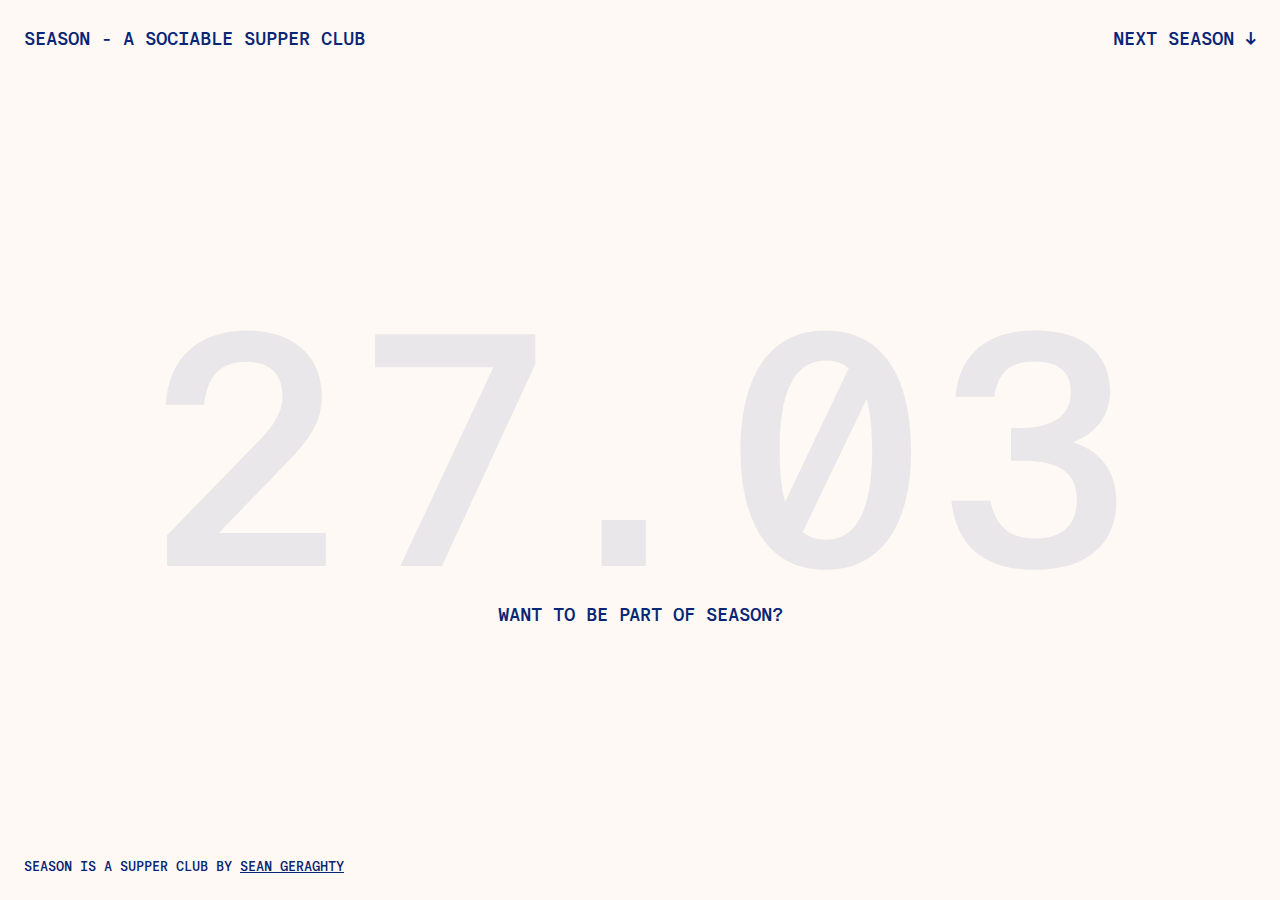
<file: index.html>
<!DOCTYPE html>
<html lang="en">
<head>
	<meta name="viewport" content="width=device-width, initial-scale=1, maximum-scale=1">
	<meta charset="utf-8">
	<meta http-equiv="x-ua-compatible" content="ie=edge">
	<meta name="description" content="Season - A Social Supper Club by Sean Geraghty">
  <meta name="keywords" content="season chef table colaborate connect together good food health connection voice serve">
  <title>Season - Good food should connect everyone</title>
  <link rel="stylesheet" href="./reset.css">
  <link rel="stylesheet" href="./styles.css">
  <link rel='shortcut icon' href='./favicon.png' type='image/png'/ >
</head>
<body>
  <nav>
    <p>Season - A sociable supper club</p>
    <a class="next" href="./march-23.html">Next Season ↓</a>
  </nav>
  <section class="invite-code">
    <h1>27.03</h1>
    <a href="mailto:reply@season.sc?subject=I'd%20Love%20To%20Join%20Season&body=Name%3A%0D%0A%0D%0AMy%20main%20passion%3A%0D%0A%0D%0AMy%20job%20role%3A%0D%0A%0D%0AAre%20you%20available%20for%20our%2027th%20March%202023%20date%3F%20Yes%2FNo">Want to be part of Season?</a>
  </section>
  <footer>
    <p>Season is a Supper Club by <a href="https://seangeraghty.co.uk">Sean Geraghty</a></p>
  </footer>
</body>
</file>
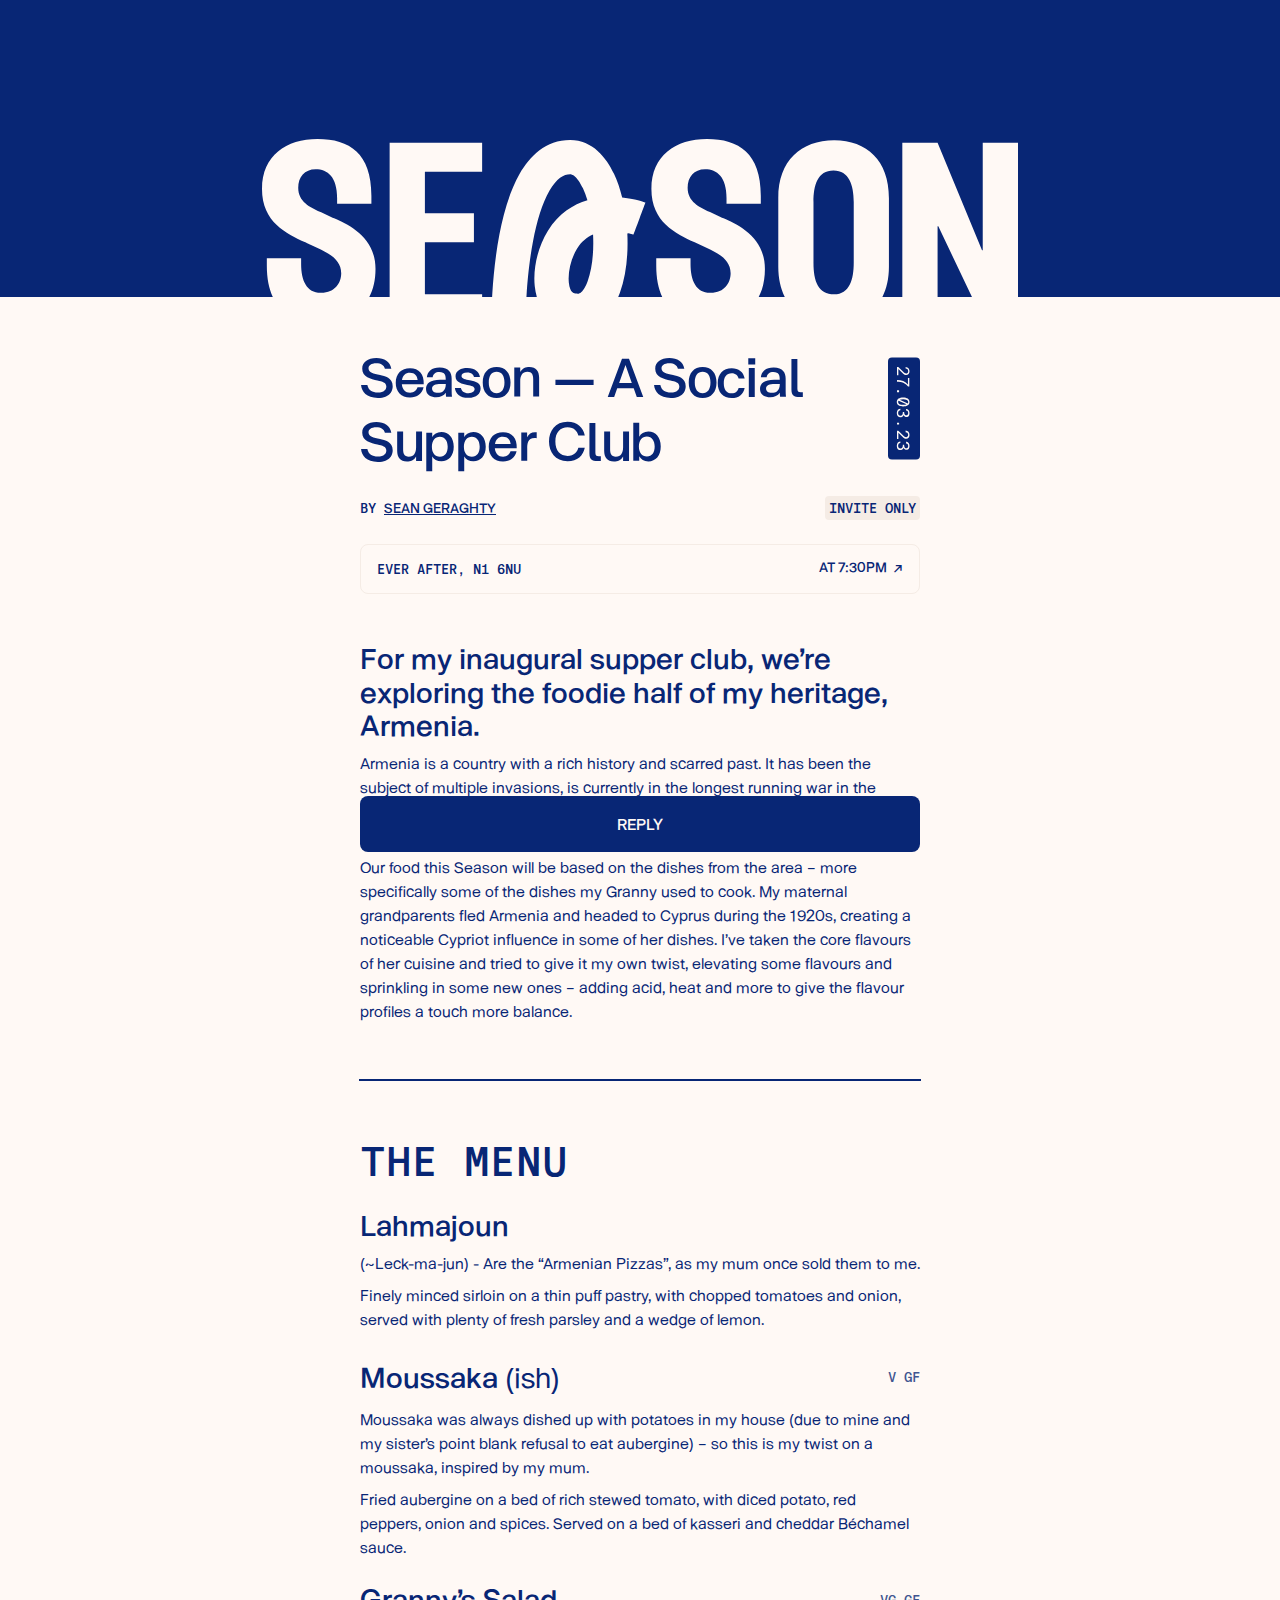
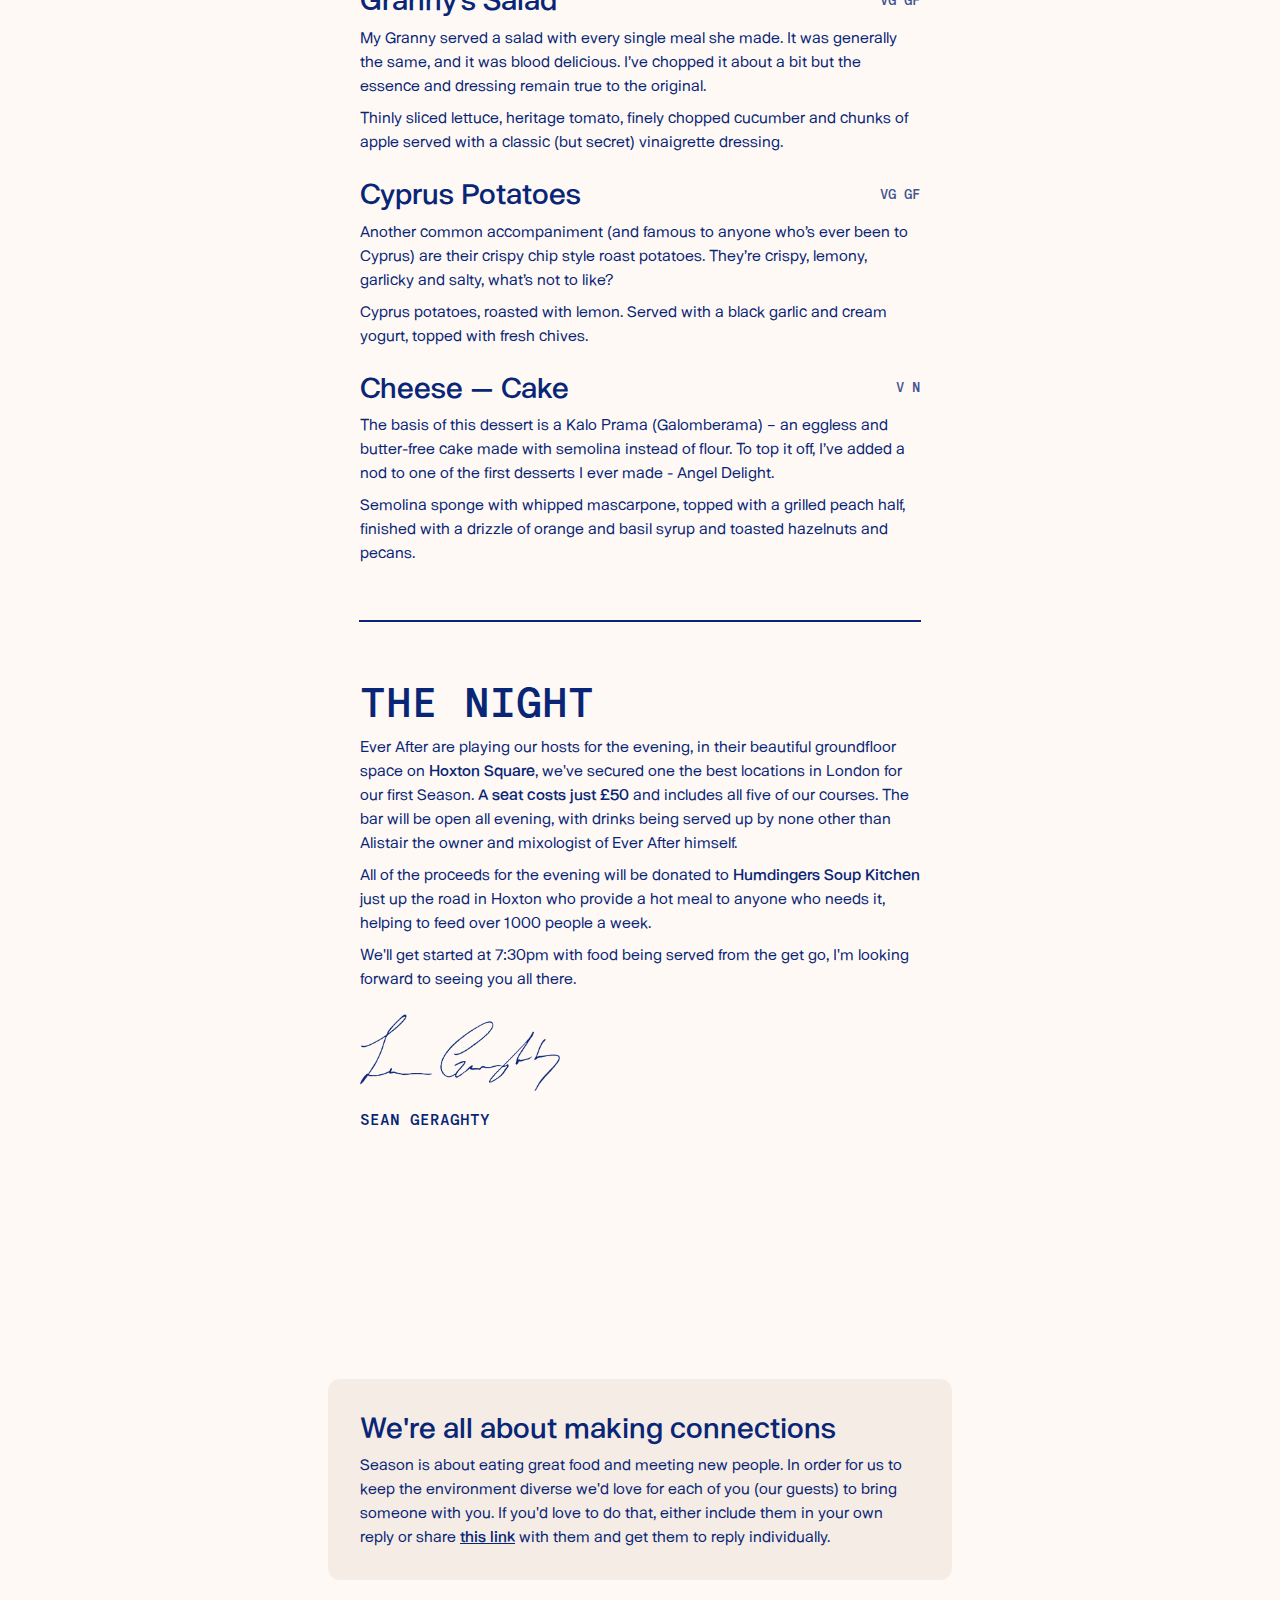
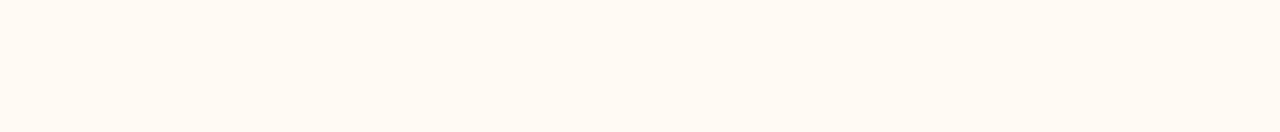
<file: march-23.html>
<!DOCTYPE html>
<html lang="en">
<head>
	<meta name="viewport" content="width=device-width, initial-scale=1, maximum-scale=1">
	<meta charset="utf-8">
	<meta http-equiv="x-ua-compatible" content="ie=edge">
	<meta name="description" content="Season - A Sociable Supper Club by Sean Geraghty">
  <meta name="keywords" content="season chef table colaborate connect together good food health connection voice serve">
  <meta property="og:image" content="./og.png" />
  <title>Season - March 27th 2023</title>
  <link rel="stylesheet" href="./reset.css">
  <link rel="stylesheet" href="./styles.css">
  <link rel="stylesheet" href="./club.css">
  <link rel='shortcut icon' href='./favicon.png' type='image/png'/ >
</head>
<body>
  <section class="hero">
    <img src="./season.svg" alt="Season" class="logo">
  </section>
  <section class="event">
    <div class="event-name">
      <h1>Season — A Social Supper Club</h1>
      <img src="./date.svg" alt="27.03.23">
    </div>
    <div class="event-host">
      <p class="mono">By <a href="https://seangeraghty.co.uk">Sean Geraghty</a></p>
      <p class="tag mono">Invite Only</p>
    </div>
    <a class="event-location mono" href="https://goo.gl/maps/c462tUHc954a2dQA6" target="_blank">Ever After, N1 6NU <span>At 7:30pm &nbsp;&#x2197;</span></a>
  </section>
  <section class="event intro">
    <h3>For my inaugural supper club, we’re exploring the foodie half of my heritage, Armenia.</h3>
    <p>Armenia is a country with a rich history and scarred past. It has been the subject of multiple invasions, is currently in the longest running war in the world, was the first country to break free from Soviet rule, and was subject to a particularly horrendous (but not talked about) genocide.</p>
    <p>Our food this Season will be based on the dishes from the area – more specifically some of the dishes my Granny used to cook. My maternal grandparents fled Armenia and headed to Cyprus during the 1920s, creating a noticeable Cypriot influence in some of her dishes. I’ve taken the core flavours of her cuisine and tried to give it my own twist, elevating some flavours and sprinkling in some new ones – adding acid, heat and more to give the flavour profiles a touch more balance.</p>
  </section>
  <hr class="event">
  <section class="event menu">
    <h2>The Menu</h2>
    <div class="menu-item">
      <div class="menu-item-title"><h3>Lahmajoun</h3></div>
      <p>(~Leck-ma-jun) - Are the “Armenian Pizzas”, as my mum once sold them to me.</p>
      <p>Finely minced sirloin on a thin puff pastry, with chopped tomatoes and onion, served with plenty of fresh parsley and a wedge of lemon.</p>
    </div>
    <div class="menu-item">
      <div class="menu-item-title"><h3>Moussaka <span>(ish)</span></h3><p class="allergens mono">V GF</p></div>
      <p>Moussaka was always dished up with potatoes in my house (due to mine and my sister’s point blank refusal to eat aubergine) – so this is my twist on a moussaka, inspired by my mum.</p>
      <p>Fried aubergine on a bed of rich stewed tomato, with diced potato, red peppers, onion and spices. Served on a bed of kasseri and cheddar Béchamel sauce.</p>
    </div>
    <div class="menu-item">
      <div class="menu-item-title"><h3>Granny’s Salad</h3><p class="allergens mono">VG GF</p></div>
      <p>My Granny served a salad with every single meal she made. It was generally the same, and it was blood delicious. I’ve chopped it about a bit but the essence and dressing remain true to the original.</p>
      <p>Thinly sliced lettuce, heritage tomato, finely chopped cucumber and chunks of apple served with a classic (but secret) vinaigrette dressing.</p>
    </div>
    <div class="menu-item">
      <div class="menu-item-title"><h3>Cyprus Potatoes</h3><p class="allergens mono">VG GF</p></div>
      <p>Another common accompaniment (and famous to anyone who’s ever been to Cyprus) are their crispy chip style roast potatoes. They’re crispy, lemony, garlicky and salty, what’s not to like?</p>
      <p>Cyprus potatoes, roasted with lemon. Served with a black garlic and cream yogurt, topped with fresh chives.</p>
    </div>
    <div class="menu-item">
      <div class="menu-item-title"><h3>Cheese — Cake</h3><p class="allergens mono">V N</p></div>
      <p>The basis of this dessert is a Kalo Prama (Galomberama) – an eggless and butter-free cake made with semolina instead of flour. To top it off, I’ve added a nod to one of the first desserts I ever made - Angel Delight. </p>
      <p>Semolina sponge with whipped mascarpone, topped with a grilled peach half, finished with a drizzle of orange and basil syrup and toasted hazelnuts and pecans.</p>
    </div>
  </section>
  <hr class="event">
  <section class="event sign-up">
    <h2>The Night</h2>
    <p>Ever After are playing our hosts for the evening, in their beautiful groundfloor space on <a href="https://goo.gl/maps/c462tUHc954a2dQA6" target="_blank">Hoxton Square</a>, we've secured one the best locations in London for our first Season. <a href="href="mailto:rsvp@byseason.co.uk?subject=March%202023&body=Name%3A%0D%0A%0D%0APhone%20Number%3A%0D%0A%0D%0ANumber%20of%20Guests%3A%0D%0A%0D%0ADietary%20Requirements%3A">A seat costs just £50</a> and includes all five of our courses. The bar will be open all evening, with drinks being served up by none other than Alistair the owner and mixologist of Ever After himself.</p>
    <p>All of the proceeds for the evening will be donated to <a href="https://www.gofundme.com/f/humdingers-soup-kitchen-expansion">Humdingers Soup Kitchen</a> just up the road in Hoxton who provide a hot meal to anyone who needs it, helping to feed over 1000 people a week.</p>
    <p>We'll get started at 7:30pm with food being served from the get go, I'm looking forward to seeing you all there.</p>
    <img class="signature" src="signature_2.png" alt="Sean Geraghty">
    <p class="caption mono">Sean Geraghty</p>
  </section>
  <section class="event">
    <iframe style="border-radius:12px" src="https://open.spotify.com/embed/playlist/06GQgT1yXq3kdv1ywIsJYE?utm_source=generator" width="100%" height="152" frameBorder="0" allowfullscreen="" allow="autoplay; clipboard-write; encrypted-media; fullscreen; picture-in-picture" loading="lazy"></iframe>
  </section>
  <section class="event share">
    <h3>We're all about making connections</h3>
    <p>Season is about eating great food and meeting new people. In order for us to keep the environment diverse we'd love for each of you (our guests) to bring someone with you. If you'd love to do that, either include them in your own reply or share <a href="https://byseason.co.uk/march-23">this link</a> with them and get them to reply individually.</p>
  </section>
  <a href="mailto:reply@season.sc?subject=I'd%20Love%20To%20Join%20Season&body=Name%3A%0D%0A%0D%0AMy%20main%20passion%3A%0D%0A%0D%0AMy%20job%20role%3A%0D%0A%0D%0AAre%20you%20available%20for%20our%2027th%20March%202023%20date%3F%20Yes%2FNo" target="_blank" class="button">Reply</a>
</body>
</file>
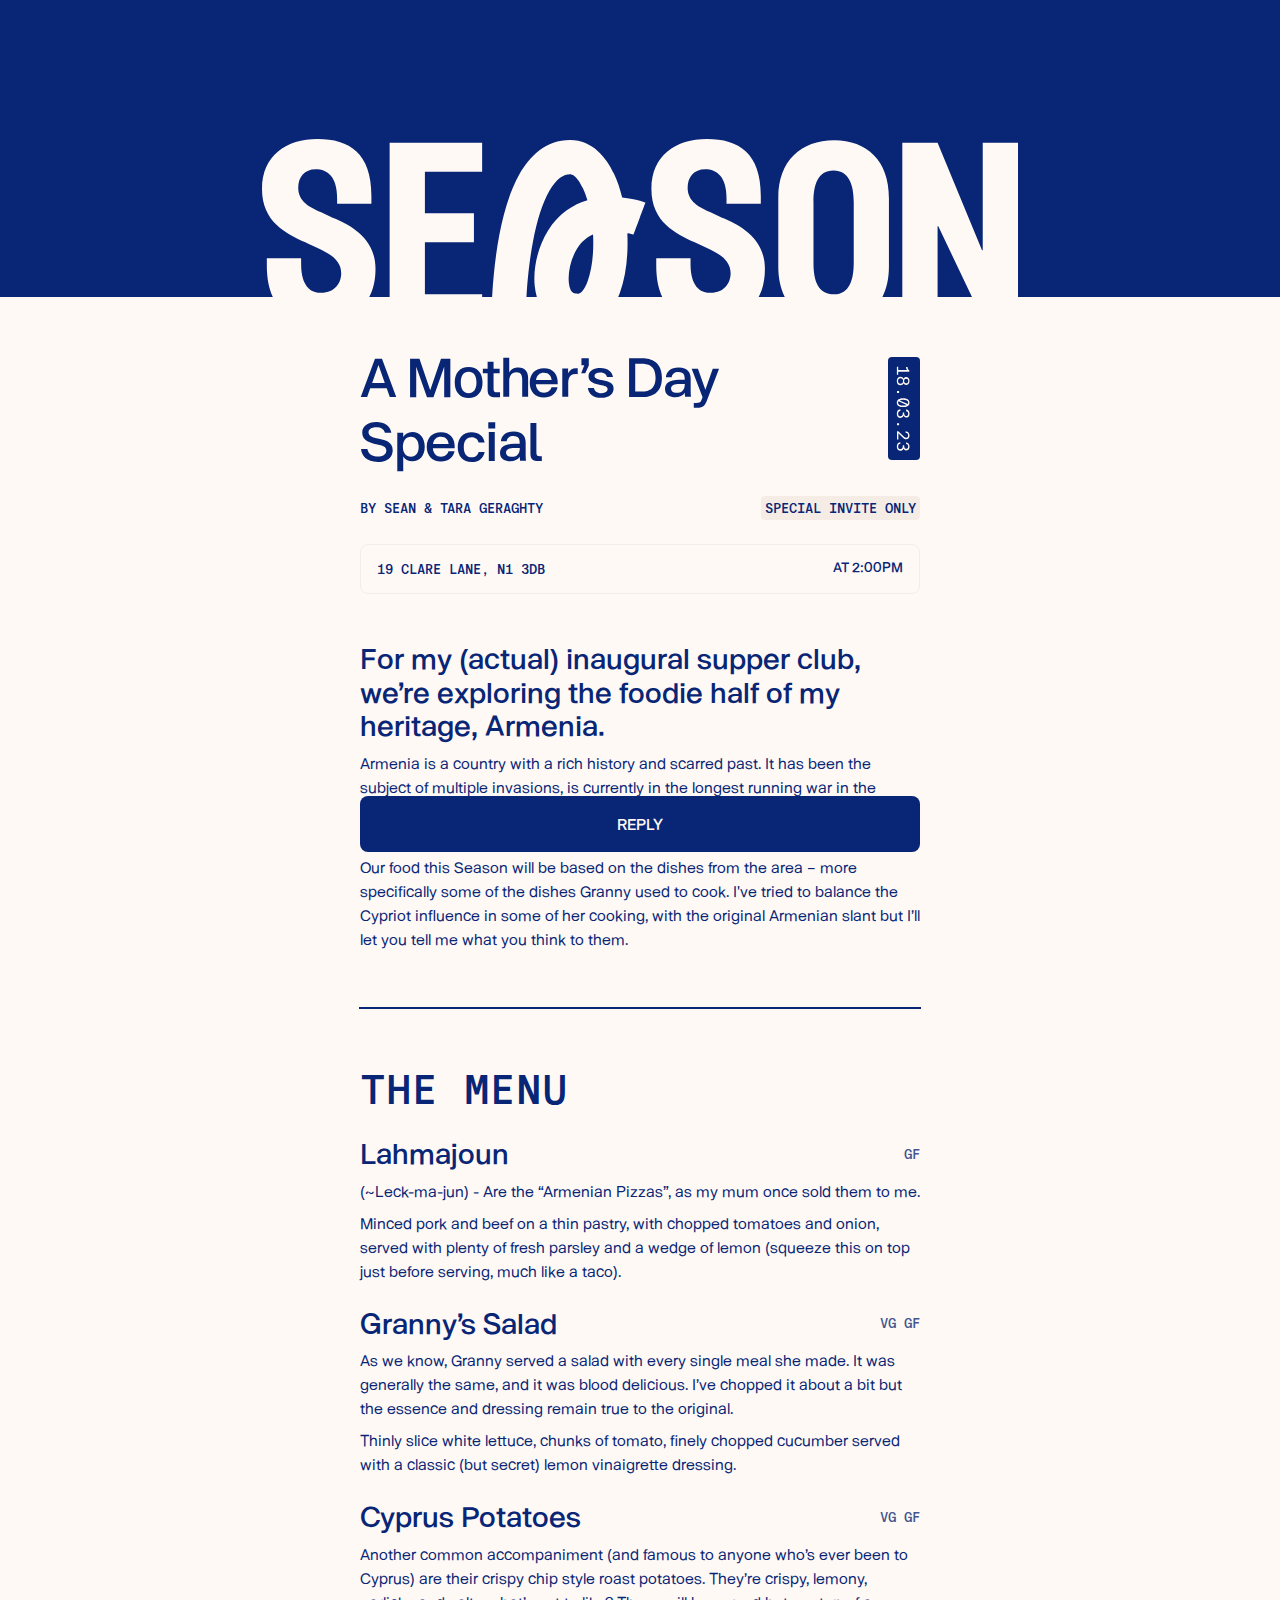
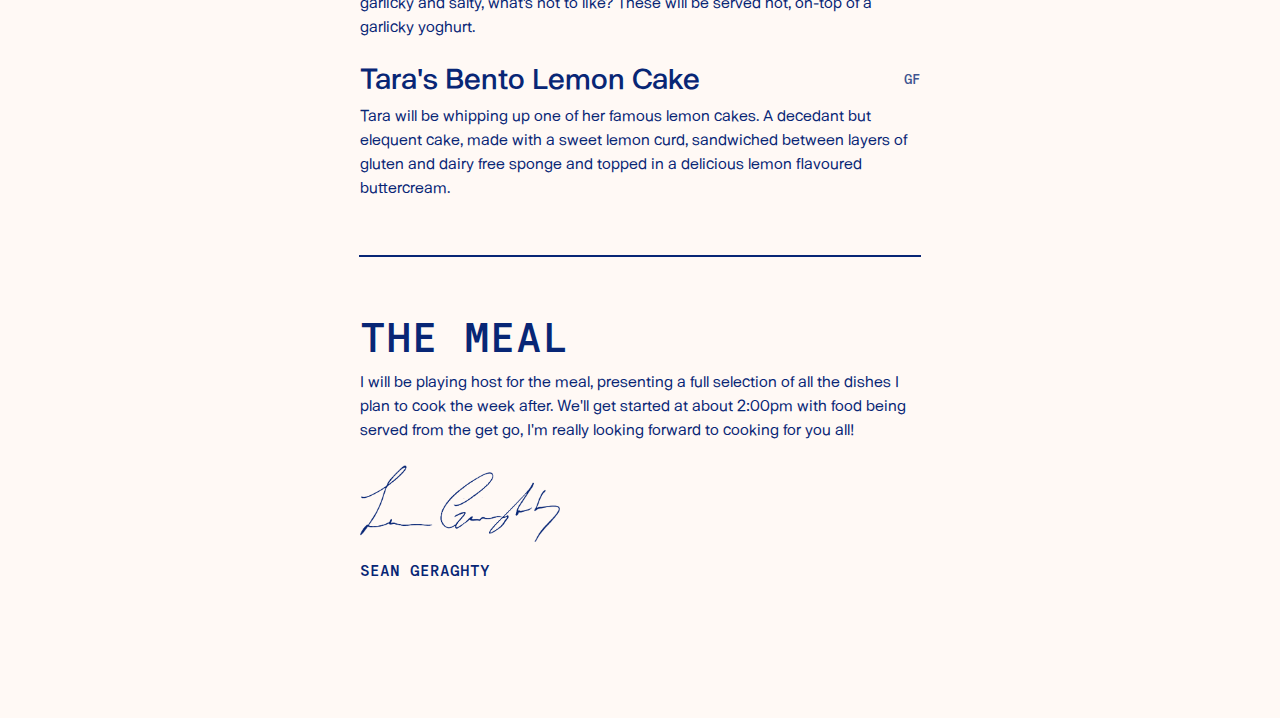
<file: mothers-day.html>
<!DOCTYPE html>
<html lang="en">
<head>
	<meta name="viewport" content="width=device-width, initial-scale=1, maximum-scale=1">
	<meta charset="utf-8">
	<meta http-equiv="x-ua-compatible" content="ie=edge">
	<meta name="description" content="Season - A Social Supper Club by Sean Geraghty">
  <meta name="keywords" content="season chef table colaborate connect together good food health connection voice serve">
  <meta property="og:image" content="./og.png" />
  <title>Season - Mother's Day Special</title>
  <link rel="stylesheet" href="./reset.css">
  <link rel="stylesheet" href="./styles.css">
  <link rel="stylesheet" href="./club.css">
  <link rel='shortcut icon' href='./favicon.png' type='image/png'/ >
</head>
<body>
  <section class="hero">
    <img src="./season.svg" alt="Season" class="logo">
  </section>
  <section class="event">
    <div class="event-name">
      <h1>A Mother’s Day Special</h1>
      <img src="./date2.svg" alt="18.03.23">
    </div>
    <div class="event-host">
      <p class="mono">By Sean & Tara Geraghty</p>
      <p class="tag mono">Special Invite Only</p>
    </div>
    <a class="event-location mono" href="https://goo.gl/maps/bAxV6a3MDvymP7Nx7" target="_blank">19 Clare Lane, N1 3DB<span>At 2:00pm</span></a>
  </section>
  <section class="event intro">
    <h3>For my (actual) inaugural supper club, we’re exploring the foodie half of my heritage, Armenia.</h3>
    <p>Armenia is a country with a rich history and scarred past. It has been the subject of multiple invasions, is currently in the longest running war in the world, was the first country to break free from Soviet rule, and was subject to a particularly horrendous (but not talked about) genocide.</p>
    <p>Our food this Season will be based on the dishes from the area – more specifically some of the dishes Granny used to cook. I've tried to balance the Cypriot influence in some of her cooking, with the original Armenian slant but I’ll let you tell me what you think to them.</p>
  </section>
  <hr class="event">
  <section class="event menu">
    <h2>The Menu</h2>
    <div class="menu-item">
      <div class="menu-item-title"><h3>Lahmajoun</h3><p class="allergens mono">GF</p></div>
      <p>(~Leck-ma-jun) - Are the “Armenian Pizzas”, as my mum once sold them to me.</p>
      <p>Minced pork and beef on a thin pastry, with chopped tomatoes and onion, served with plenty of fresh parsley and a wedge of lemon (squeeze this on top just before serving, much like a taco).</p>
    </div>
    <div class="menu-item">
      <div class="menu-item-title"><h3>Granny’s Salad</h3><p class="allergens mono">VG GF</p></div>
      <p>As we know, Granny served a salad with every single meal she made. It was generally the same, and it was blood delicious. I’ve chopped it about a bit but the essence and dressing remain true to the original.</p>
      <p>Thinly slice white lettuce, chunks of tomato, finely chopped cucumber served with a classic (but secret) lemon vinaigrette dressing.</p>
    </div>
    <div class="menu-item">
      <div class="menu-item-title"><h3>Cyprus Potatoes</h3><p class="allergens mono">VG GF</p></div>
      <p>Another common accompaniment (and famous to anyone who’s ever been to Cyprus) are their crispy chip style roast potatoes. They’re crispy, lemony, garlicky and salty, what’s not to like? These will be served hot, on-top of a garlicky yoghurt.</p>
    </div>
    <div class="menu-item">
      <div class="menu-item-title"><h3>Tara's Bento Lemon Cake</h3><p class="allergens mono">GF</p></div>
      <p>Tara will be whipping up one of her famous lemon cakes. A decedant but elequent cake, made with a sweet lemon curd, sandwiched between layers of gluten and dairy free sponge and topped in a delicious lemon flavoured buttercream.</p>
    </div>
  </section>
  <hr class="event">
  <section class="event sign-up">
    <h2>The Meal</h2>
    <p>I will be playing host for the meal, presenting a full selection of all the dishes I plan to cook the week after. We'll get started at about 2:00pm with food being served from the get go, I'm really looking forward to cooking for you all!</p>
    <img class="signature" src="signature_2.png" alt="Sean Geraghty">
    <p class="caption mono">Sean Geraghty</p>
  </section>
  <a href="https://wa.me/447964536908?text=I'd%20love%20to%20come%20to%20your%20supper%20club" target="_blank" class="button">Reply</a>
</body>
</file>
<file: styles.css>
@font-face {
  font-family: New Grotesk Mono;
  font-weight: 500;
  font-display: block;
  src: url(./fonts/NewGrotesk-MediumMono.otf);
}

@font-face {
  font-family: New Grotesk;
  font-weight: 400;
  font-display: block;
  src: url(./fonts/NewGrotesk-Regular.otf);
}

@font-face {
  font-family: New Grotesk;
  font-weight: 00;
  font-display: block;
  src: url(./fonts/NewGrotesk-Medium.otf);
}

* {
  -webkit-font-smoothing: antialiased;
  -moz-osx-font-smoothing: grayscale;
  color: #082675;
  font-display: block;
  font-family: 'New Grotesk Mono', sans-serif;
  line-height: 1.6;
}

body {
  margin: 0 auto;
  padding: 24px;
  background: #FFF9F5;
  height: calc(100vh - 48px);
  display: flex;
  justify-content: space-between;
  flex-direction: column;
}

h1 {
  font-weight: 500;
  font-size: 25vw;
  line-height: 25vw;
  opacity: 0.08;
}

p, a{
  font-weight: 500;
  text-transform: uppercase;
  text-decoration: none;
}

nav {
  display: flex;
  justify-content: space-between;
  position: relative;
  flex-wrap: wrap;
}

nav p, nav a, .invite-code a{
  font-size: clamp(14px, 1.4vw, 1.4vw);
  text-align: center;
  z-index: 100;
}

footer p, footer a  {
  font-size: clamp(12px, 1vw, 1vw);
}

footer a {
  text-decoration: underline;
}

.invite-code {
  display: flex;
  flex-direction: column;
  align-items: center;
  height: 100%;
  justify-content: center;
}


/* MEDIA QUERIES */

@media only screen and (max-width: 720px) {

  body {
    padding: 16px;
  }

  nav p, nav a, a {
    width: 100%;
  }

  footer p {
    text-align: center;
  }

}
</file>
<file: club.css>
@font-face {
  font-family: New Grotesk;
  font-weight: 400;
  font-display: block;
  src: url(./fonts/NewGrotesk-Regular.otf);
}

@font-face {
  font-family: New Grotesk;
  font-weight: 500;
  font-display: block;
  src: url(./fonts/NewGrotesk-Medium.otf);
}

* {
  -webkit-font-smoothing: antialiased;
  -moz-osx-font-smoothing: grayscale;
  color: #082675;
  font-display: block;
  font-family: 'New Grotesk', sans-serif;
}

body {
  margin: 0 auto 136px;
  padding: 0;
  background: #FFF9F5;
  display: flex;
  gap: 48px;
  flex-direction: column;
  align-items: center;
  height: auto;
}

h1 {
  font-family: 'New Grotesk';
  font-style: normal;
  font-weight: 500;
  font-size: clamp(28px, 8vw, 53px);
  line-height: 120%;
  letter-spacing: -0.024em;
  font-feature-settings: 'ss02' on;
  opacity: 1;
  flex-grow: 1;
}

h2 {
  font-family: 'New Grotesk Mono';
  font-weight: 500;
  font-size: 28px;
  font-size: clamp(23px, 6.4vw, 40px);
  line-height: 120%;
  text-transform: uppercase;
}

h3 {
  font-family: 'New Grotesk';
  font-weight: 500;
  font-size: clamp(19px, 4.8vw, 28px);
  line-height: 120%;
}

h3 span {
  font-weight: 400;
}

p, .share a {
  font-family: 'New Grotesk';
  font-style: normal;
  font-weight: 400;
  font-size: 15px;
  line-height: 24px;
  text-transform: none;
}

hr {
  border: 1.5px solid #082675;
  width: 100%;
}

.button {
  position: fixed;
  width: 100%;
  max-width: 560px;
  height: 56px;
  bottom: 48px;
  background: #082675;
  border-radius: 8px;
  font-weight: 500;
  font-size: 15px;
  line-height: 56px;
  text-align: center;
  text-transform: uppercase;
  color: #FFF9F5;
}

.mono {
  font-family: 'New Grotesk Mono';
  font-weight: 500;
  text-transform: uppercase;
}

.mono a {
  text-decoration: underline;
}

.hero {
  background-color: #082675;
  width: 100vw;
  height: 33vh;
  display: flex;
  flex-direction: column;
  justify-content: flex-end;
  align-items: center;
  overflow: hidden;
}

.hero img {
  width: calc(100% + 32px);
  margin-bottom: -2.4%;
  max-width: 756px;
}

.event {
  width: 100%;
  max-width: 560px;
  display: flex;
  flex-direction: column;
  gap: 24px;
}

.intro, .sign-up {
  gap: 8px;
}

.event-name {
  display: flex;
  position: relative;
  gap: 24px;
}

.event-host {
  display: flex;
  justify-content: space-between;
  width: 100%;
}

.event-host p, .event-host .tag, .event-location {
  font-size: 13px;
  line-height: 24px;
}

.event-host .tag {
  display: flex;
  flex-direction: row;
  align-items: flex-start;
  padding: 0px 4px;
  background: #F5ECE5;
  border-radius: 4px;
}

.event-location {
  box-sizing: border-box;
  display: flex;
  flex-direction: row;
  padding: 12px 16px;
  gap: 16px;
  border: 1.5px solid #F5ECE5;
  border-radius: 8px;
  justify-content: space-between;
}

.menu-item {
  display: flex;
  flex-direction: column;
  gap: 8px;
}

.menu-item-title {
  display: flex;
  justify-content: space-between;
  align-items: center;
  flex-wrap: wrap;
}

.allergens {
  font-size: 13px;
  font-weight: 400;
  color: #415590;
}

.signature {
  max-width: 200px;
  width: 50%;
  margin: 16px 0 8px;
}

.sign-up a {
  text-transform: none;
}

.share {
  margin: 0 -16px 16px;
  padding: 32px;
  background: #F5ECE5;
  border-radius: 12px;
  gap: 8px;
}

.share a {
  text-decoration: underline;
  font-weight: 500;
}

/* MEDIA QUERIES */

@media only screen and (max-width: 720px) {

  .event {
    max-width: calc(100% - 32px);
    padding: 0 16px;
  }

  .button {
    max-width: calc(100% - 32px);;
  }

  .share {
    padding: 16px;
    max-width: calc(100% - 64px);
  }

}
</file>
